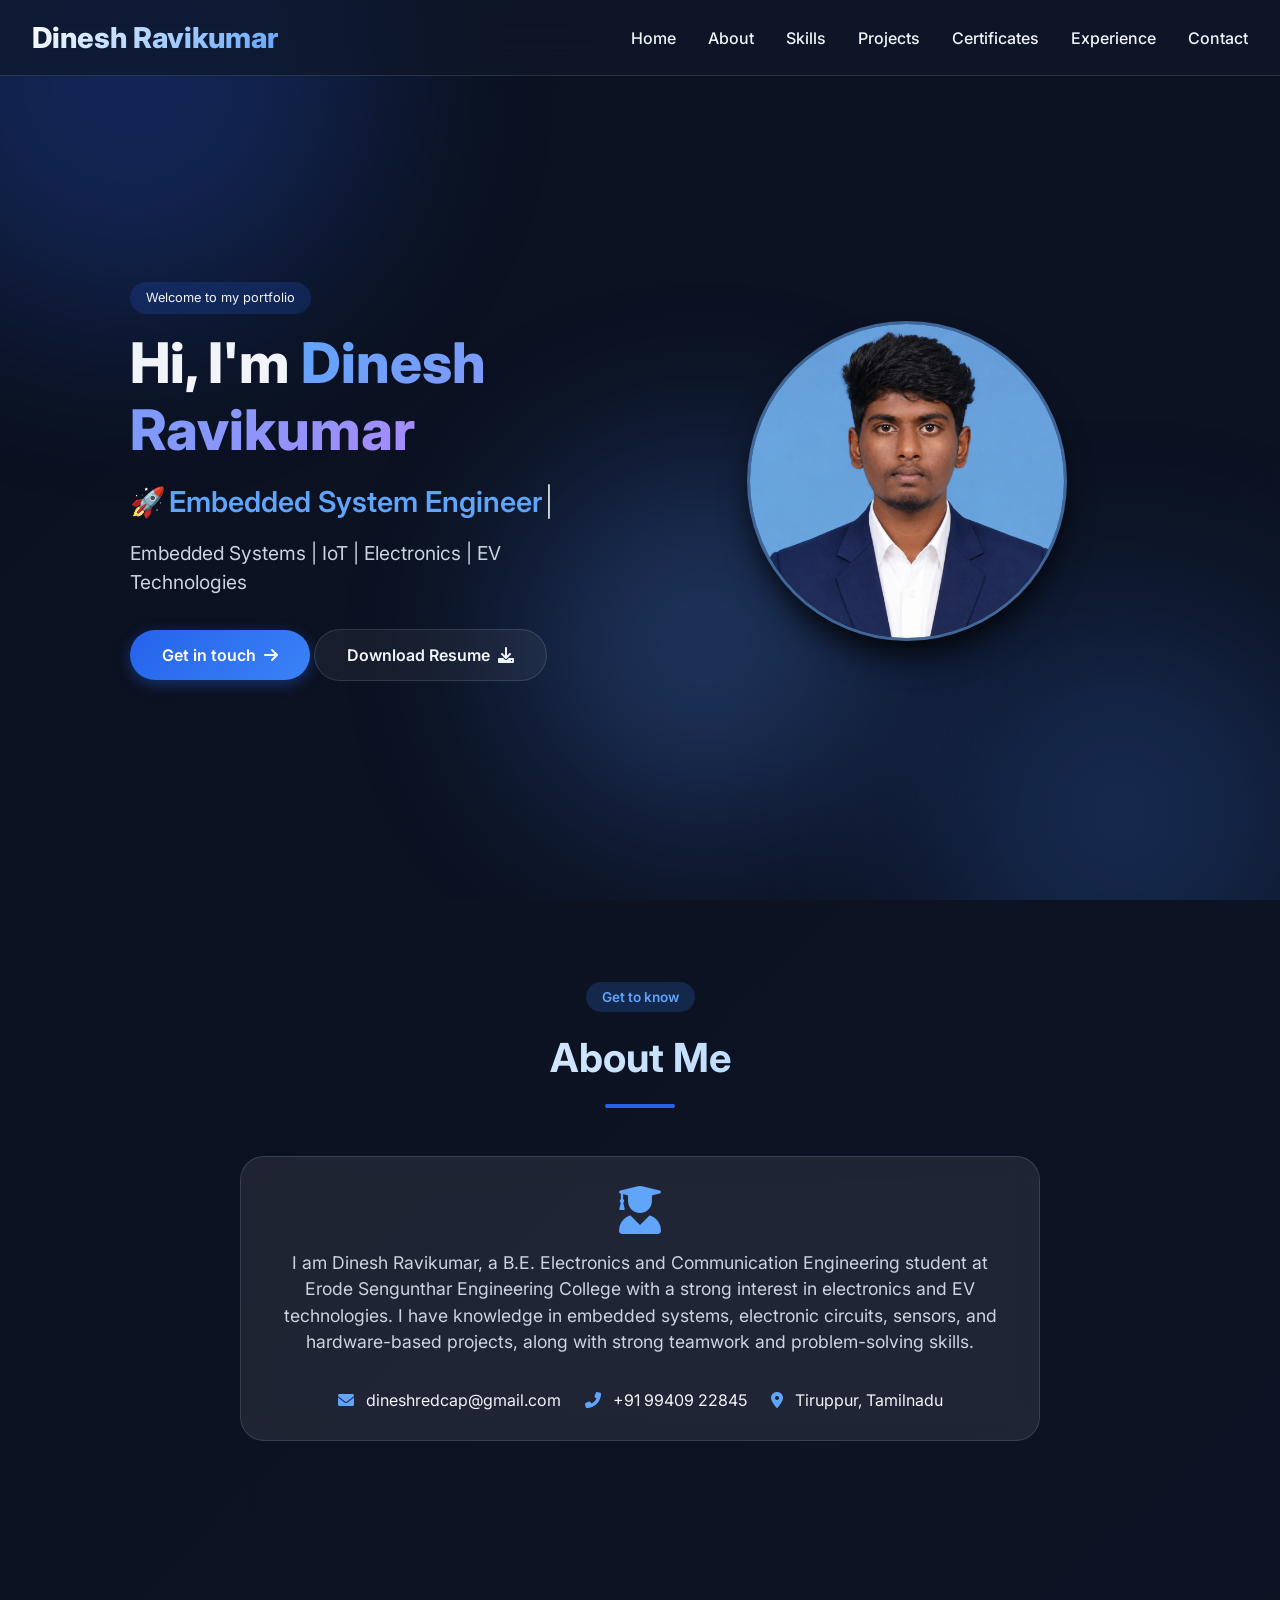
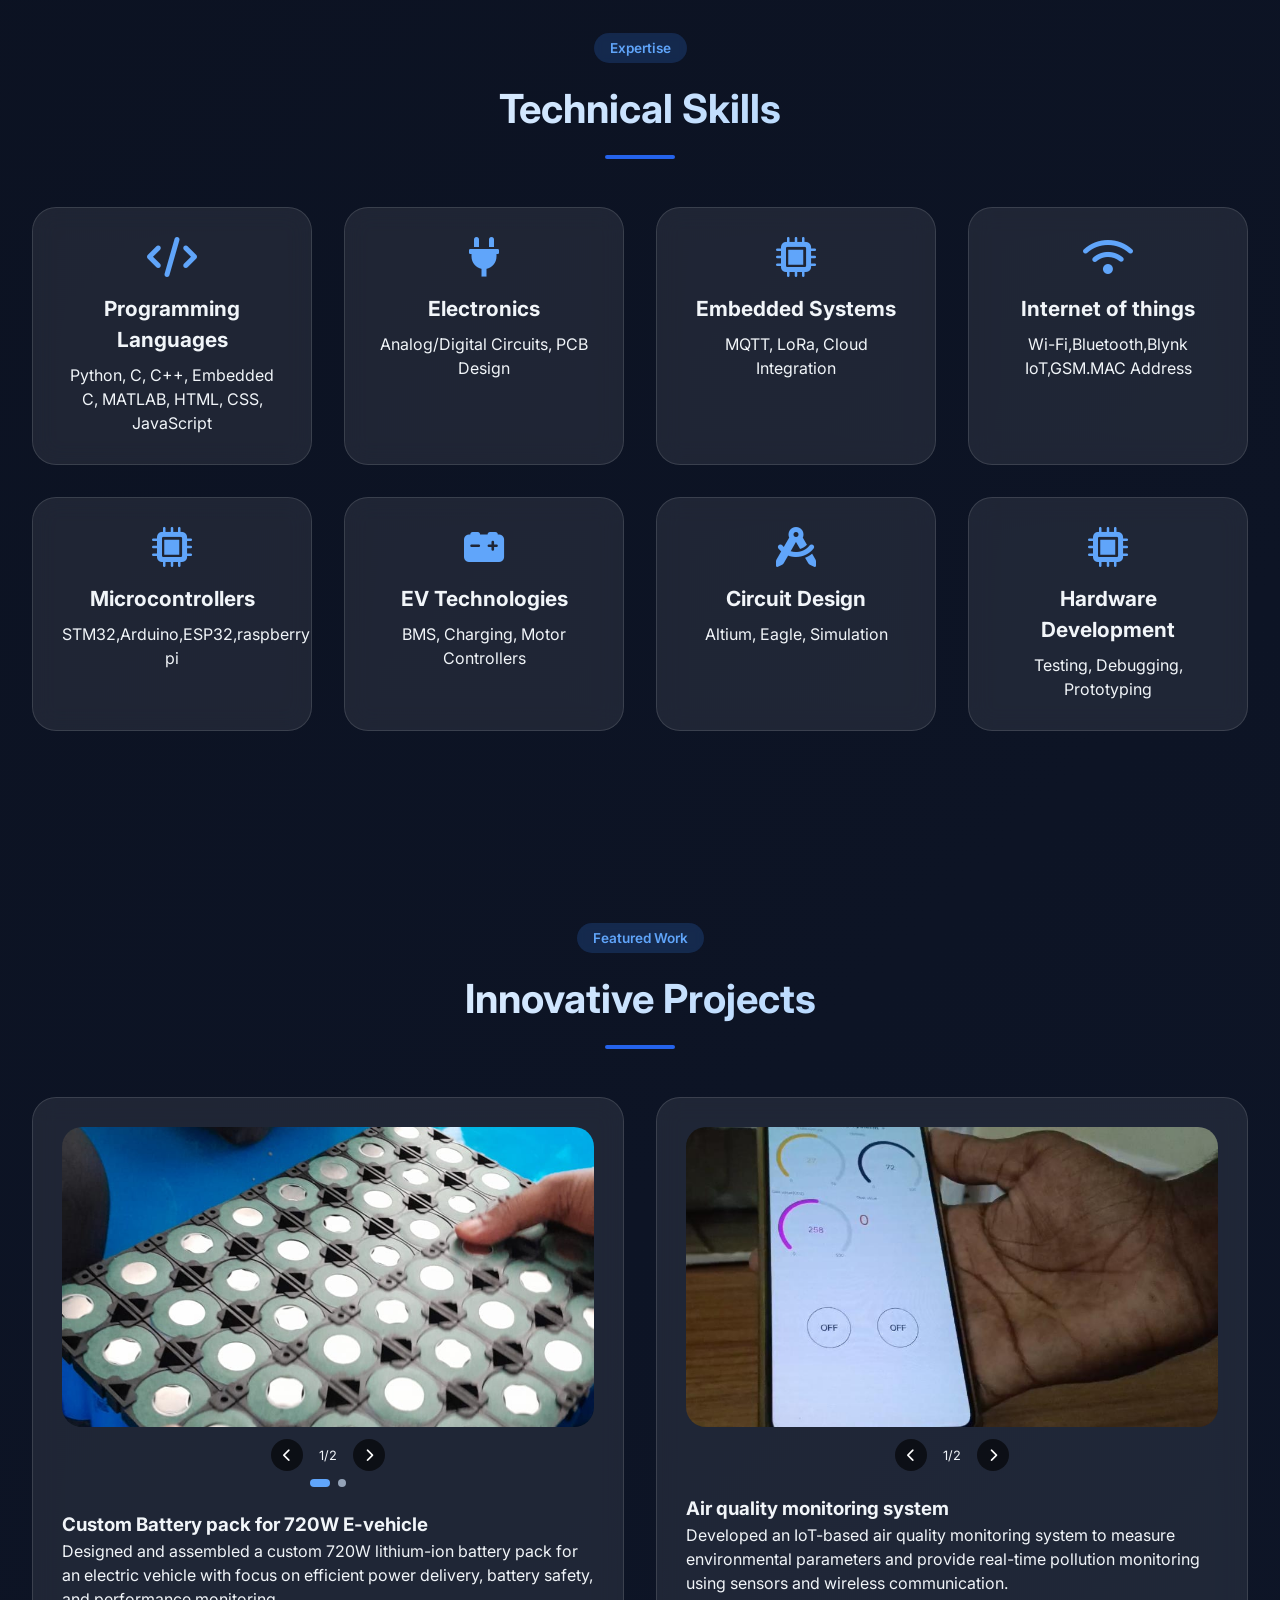
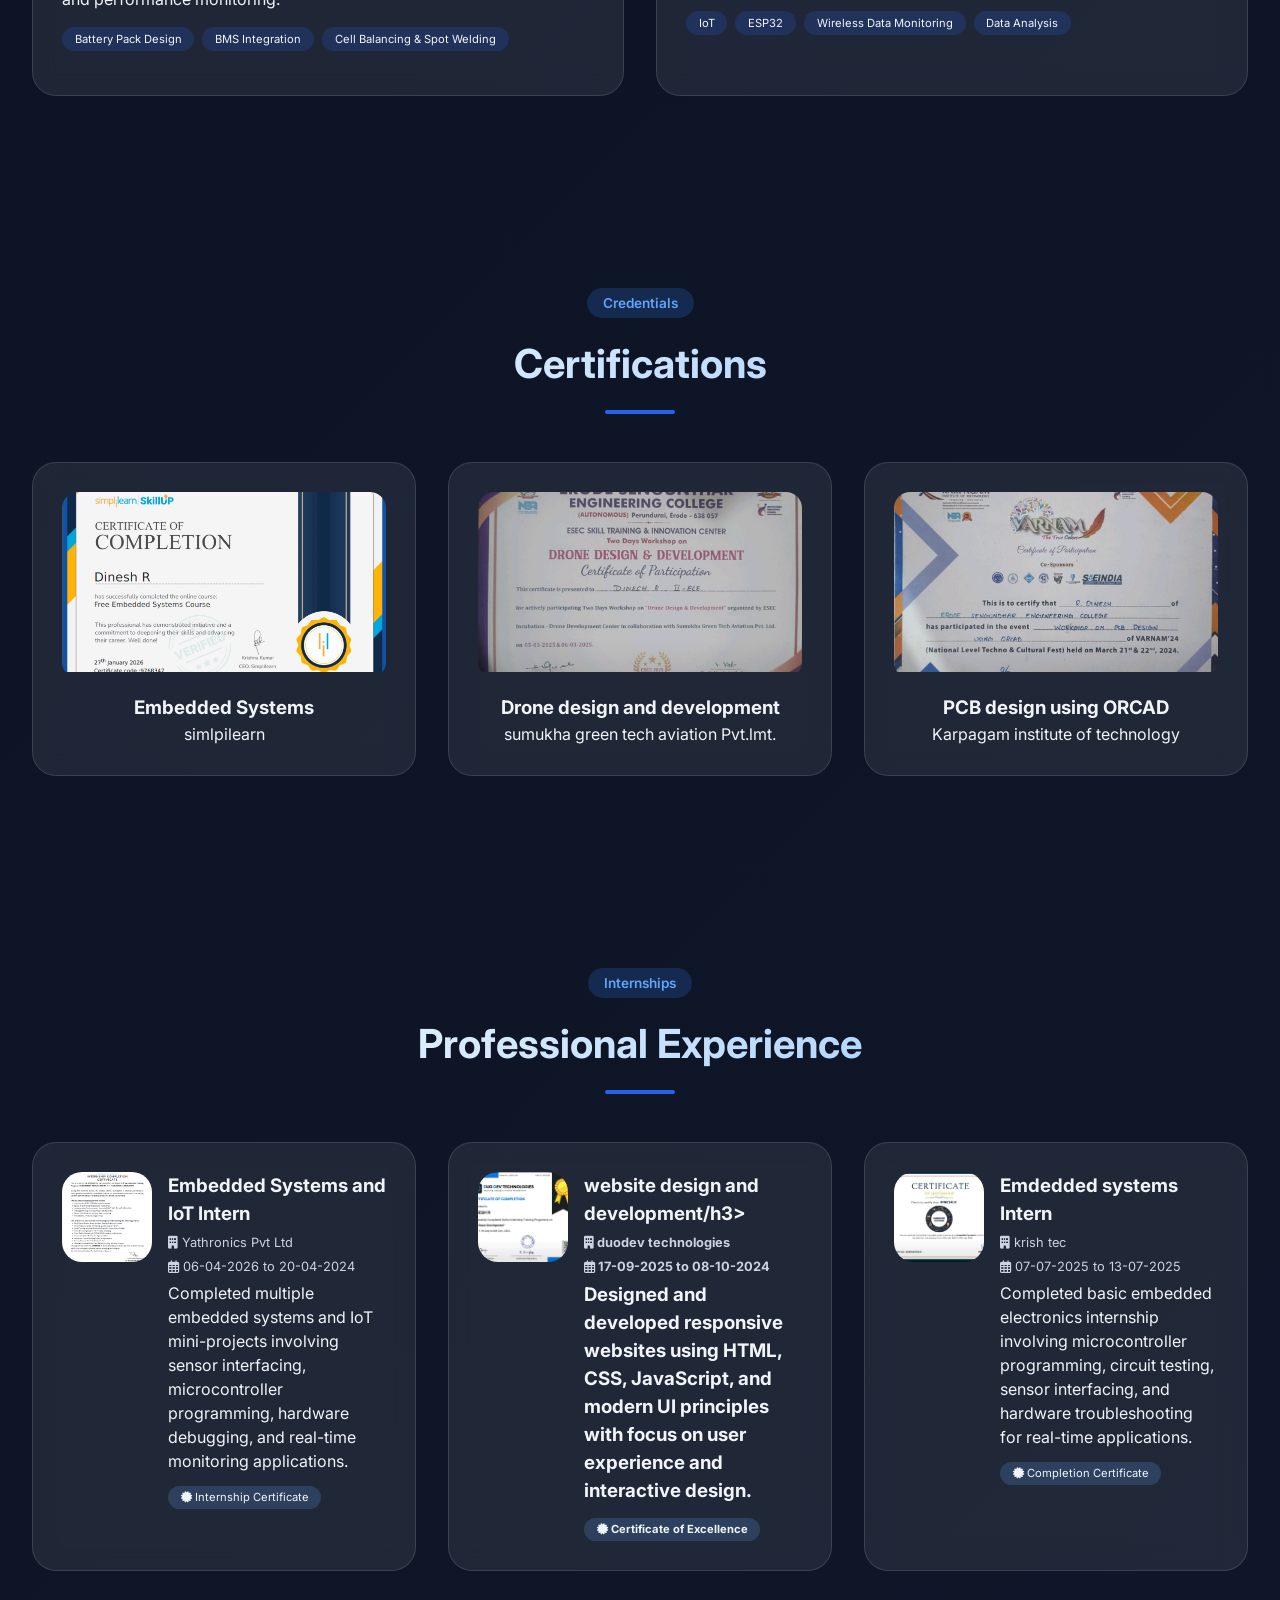
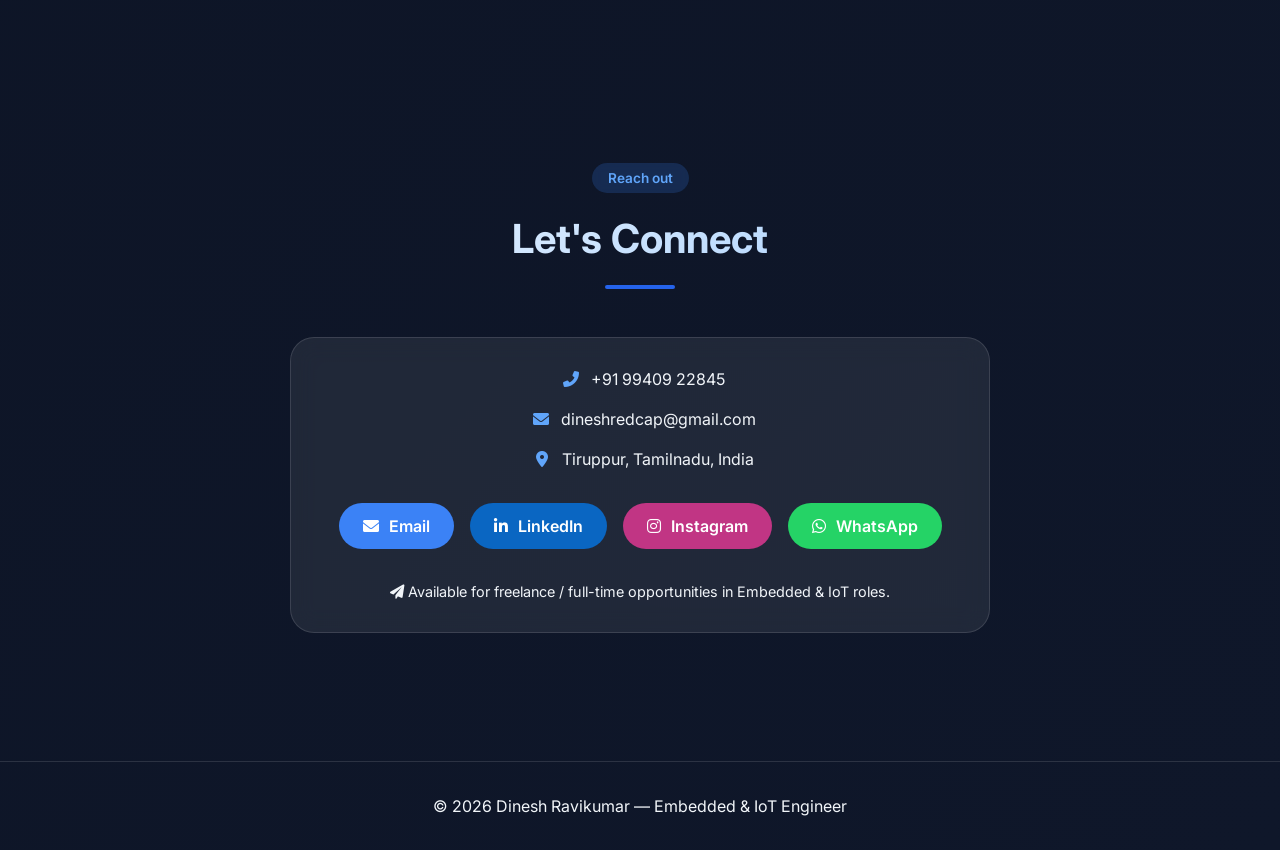
<file: index.html>
<!DOCTYPE html>
<html lang="en">
<head>
  <meta charset="UTF-8">
  <meta name="viewport" content="width=device-width, initial-scale=1.0, user-scalable=yes">
  <title>Dinesh Ravikumar | Embedded System & IoT Engineer</title>
  <!-- Google Fonts + Font Awesome -->
  <link href="https://fonts.googleapis.com/css2?family=Inter:opsz,wght@14..32,300;14..32,400;14..32,600;14..32,700;14..32,800&display=swap" rel="stylesheet">
  <link rel="stylesheet" href="https://cdnjs.cloudflare.com/ajax/libs/font-awesome/6.0.0-beta3/css/all.min.css">
  <!-- Custom CSS (external file reference) -->
  <link rel="stylesheet" href="css/style.css">
</head>
<body>

  <!-- floating background elements (animated) -->
  <div class="floating-bg">
    <div class="gradient-blob blob-1"></div>
    <div class="gradient-blob blob-2"></div>
    <div class="gradient-blob blob-3"></div>
  </div>

  <!-- NAVIGATION -->
  <nav class="glass-nav" id="navbar">
    <div class="nav-container">
      <div class="logo">
        <span class="logo-text">Dinesh Ravikumar<span class="accent"></span></span>
      </div>
      <ul class="nav-links" id="navLinks">
        <li><a href="#home" class="nav-link">Home</a></li>
        <li><a href="#about" class="nav-link">About</a></li>
        <li><a href="#skills" class="nav-link">Skills</a></li>
        <li><a href="#projects" class="nav-link">Projects</a></li>
        <li><a href="#certificates" class="nav-link">Certificates</a></li>
        <li><a href="#experience" class="nav-link">Experience</a></li>
        <li><a href="#contact" class="nav-link">Contact</a></li>
      </ul>
      <div class="hamburger" id="hamburger">
        <i class="fas fa-bars"></i>
      </div>
    </div>
  </nav>

  <main>
    <!-- HOME SECTION -->
    <section id="home" class="section hero-section">
      <div class="hero-container">
        <div class="hero-content">
          <div class="hero-badge">Welcome to my portfolio</div>
          <h1 class="hero-title">Hi, I'm <span class="gradient-text">Dinesh Ravikumar</span></h1>
          <div class="typewriter-wrapper">
            <span class="static-prefix">🚀 </span>
            <span id="typed-role" class="typed-role"></span>
            <span class="cursor-blink">|</span>
          </div>
          <p class="hero-desc">Embedded Systems | IoT | Electronics | EV Technologies</p>
          <div class="hero-buttons">
            <a href="#contact" class="btn-primary">Get in touch <i class="fas fa-arrow-right"></i></a>
            <a href="assets/resume/resume.pdf" class="btn-outline" download>Download Resume <i class="fas fa-download"></i></a>
          </div>
        </div>
        <div class="hero-image">
          <div class="profile-img-wrapper">
            <img src="assets/profile/profile.png" alt="Dinesh Ravikumar profile" id="profile-img" onerror="this.onerror=null; this.src='https://placehold.co/400x400?text=Profile+Photo';">
          </div>
        </div>
      </div>
    </section>

    <!-- ABOUT SECTION -->
    <section id="about" class="section about-section">
      <div class="container">
        <div class="section-header">
          <span class="section-tag">Get to know</span>
          <h2>About Me</h2>
          <div class="header-line"></div>
        </div>
        <div class="about-grid">
          <div class="about-card glass-card">
            <i class="fas fa-user-graduate about-icon"></i>
            <p class="about-text">
              I am Dinesh Ravikumar, a B.E. Electronics and Communication Engineering student at Erode Sengunthar Engineering College with a strong interest in electronics and EV technologies. I have knowledge in embedded systems, electronic circuits, sensors, and hardware-based projects, along with strong teamwork and problem-solving skills.
            </p>
            <div class="about-info">
              <div class="info-item"><i class="fas fa-envelope"></i> dineshredcap@gmail.com</div>
              <div class="info-item"><i class="fas fa-phone-alt"></i> +91 99409 22845</div>
              <div class="info-item"><i class="fas fa-map-marker-alt"></i> Tiruppur, Tamilnadu</div>
            </div>
          </div>
        </div>
      </div>
    </section>

    <!-- SKILLS SECTION -->
    <section id="skills" class="section skills-section">
      <div class="container">
        <div class="section-header">
          <span class="section-tag">Expertise</span>
          <h2>Technical Skills</h2>
          <div class="header-line"></div>
        </div>
        <div class="skills-grid">
          <div class="skill-card glass-card"><i class="fas fa-code"></i><h3>Programming Languages</h3><p>Python, C, C++, Embedded C, MATLAB, HTML, CSS, JavaScript</p></div>
          <div class="skill-card glass-card"><i class="fas fa-plug"></i><h3>Electronics</h3><p>Analog/Digital Circuits, PCB Design</p></div>
          <div class="skill-card glass-card"><i class="fas fa-microchip"></i><h3>Embedded Systems</h3><p>MQTT, LoRa, Cloud Integration</p></div>
          <div class="skill-card glass-card"><i class="fas fa-wifi"></i><h3>Internet of things</h3><p>Wi-Fi,Bluetooth,Blynk IoT,GSM.MAC Address</p></div>
          <div class="skill-card glass-card"><i class="fas fa-microchip"></i><h3>Microcontrollers</h3><p>STM32,Arduino,ESP32,raspberry pi</p></div>
          <div class="skill-card glass-card"><i class="fas fa-car-battery"></i><h3>EV Technologies</h3><p>BMS, Charging, Motor Controllers</p></div>
          <div class="skill-card glass-card"><i class="fas fa-drafting-compass"></i><h3>Circuit Design</h3><p>Altium, Eagle, Simulation</p></div>
          <div class="skill-card glass-card"><i class="fas fa-microchip"></i><h3>Hardware Development</h3><p>Testing, Debugging, Prototyping</p></div>
        </div>
      </div>
    </section>

    <!-- PROJECTS SECTION (2 projects, each with image slider + buttons) -->
<section id="projects" class="section projects-section">
  <div class="container">
    <div class="section-header">
      <span class="section-tag">Featured Work</span>
      <h2>Innovative Projects</h2>
      <div class="header-line"></div>
    </div>
    <div class="projects-grid">
      <!-- Project 1 -->
      <div class="project-card glass-card" data-project="0">
        <div class="project-slider" id="slider-project1">
          <div class="slider-container">
            <img id="project1-img" class="slider-img" src="assets\projects\project1\img1.jpeg" alt="Project 1 image" onerror="this.src='https://placehold.co/600x400/2563eb/white?text=Image+Not+Found'">
          </div>
          <div class="slider-controls">
            <button class="slider-prev" data-project="0"><i class="fas fa-chevron-left"></i></button>
            <span class="slider-counter"><span id="project1-index">1</span>/2</span>
            <button class="slider-next" data-project="0"><i class="fas fa-chevron-right"></i></button>
          </div>
          <div class="slider-dots">
            <span class="dot active-dot" data-img-idx="0"></span>
            <span class="dot" data-img-idx="1"></span>
          </div>
        </div>
        <div class="project-info">
          <h3>Custom Battery pack  for 720W E-vehicle</h3>
          <p>Designed and assembled a custom 720W lithium-ion battery pack for an electric vehicle with focus on efficient power delivery, battery safety, and performance monitoring.</p>
          <div class="tech-stack">
            <span>Battery Pack Design</span>
            <span>BMS Integration</span>
            <span>Cell Balancing & Spot Welding</span>
          </div>
        </div>
      </div>
      
      <!-- Project 2 -->
      <div class="project-card glass-card" data-project="1">
        <div class="project-slider" id="slider-project2">
          <div class="slider-container">
            <img id="project2-img" class="slider-img" src="assets/projects/project2/img1.jpeg" alt="Project 2 image" onerror="this.src='https://placehold.co/600x400/3b82f6/white?text=Image+Not+Found'">
          </div>
          <div class="slider-controls">
            <button class="slider-prev" data-project="1"><i class="fas fa-chevron-left"></i></button>
            <span class="slider-counter"><span id="project2-index">1</span>/2</span>
            <button class="slider-next" data-project="1"><i class="fas fa-chevron-right"></i></button>
          </div>
        </div>
        <div class="project-info">
          <h3>Air quality monitoring system</h3>
          <p>Developed an IoT-based air quality monitoring system to measure environmental parameters and provide real-time pollution monitoring using sensors and wireless communication.</p>
          <div class="tech-stack">
            <span>IoT</span>
            <span>ESP32</span>
            <span>Wireless Data Monitoring</span>
            <span>Data Analysis</span>
          </div>
        </div>
      </div>
    </div>
  </div>
</section>

    <!-- CERTIFICATES SECTION (3 certificates + modal) -->
    <section id="certificates" class="section certificates-section">
      <div class="container">
        <div class="section-header">
          <span class="section-tag">Credentials</span>
          <h2>Certifications</h2>
          <div class="header-line"></div>
        </div>
        <div class="certificates-grid">
          <div class="cert-card glass-card" data-cert-src="assets/certificates/certificate1.png">
            <div class="cert-img-wrapper"><img src="assets\certificates\certificate1.png" alt="Embedded Systems Professional" class="cert-thumb" onerror="this.src='https://placehold.co/300x200?text=Embedded+Cert'"></div>
            <h3>Embedded Systems</h3>
            <p>simlpilearn</p>
          </div>
          <div class="cert-card glass-card" data-cert-src="assets\certificates\certificate2.jpeg">
            <div class="cert-img-wrapper"><img src="assets\certificates\certificate2.jpeg" alt="IoT Foundation" class="cert-thumb" onerror="this.src='https://placehold.co/300x200?text=IoT+Cert'"></div>
            <h3>Drone design and development</h3>
            <p>sumukha green tech aviation Pvt.lmt.</p>
          </div>
          <div class="cert-card glass-card" data-cert-src="assets\certificates\certificate3.jpeg">
            <div class="cert-img-wrapper"><img src="assets\certificates\certificate3.jpeg" alt="Advanced Sensor Technologies" class="cert-thumb" onerror="this.src='https://placehold.co/300x200?text=Sensor+Tech'"></div>
            <h3>PCB design using ORCAD</h3>
            <p>Karpagam institute of technology</p>
          </div>
        </div>
      </div>
      <!-- Lightbox Modal -->
      <div id="certModal" class="modal">
        <span class="modal-close"><i class="fas fa-times-circle"></i></span>
        <img class="modal-content" id="modalImage">
        <div class="modal-caption" id="modalCaption"></div>
      </div>
    </section>

    <!-- EXPERIENCE SECTION (3 internships with cert images) -->
   <!-- EXPERIENCE SECTION -->
<section id="experience" class="section experience-section">
  <div class="container">

    <div class="section-header">
      <span class="section-tag">Internships</span>
      <h2>Professional Experience</h2>
      <div class="header-line"></div>
    </div>

    <div class="experience-grid">

      <!-- Experience 1 -->
      <div class="exp-card glass-card"
           data-cert-src="assets/experience/internship1.png">

        <div class="exp-img">
          <img src="assets/experience/internship1.png"
               alt="Embedded Intern Certificate"
               onerror="this.src='https://placehold.co/150x150?text=Embedded+Intern'">
        </div>

        <div class="exp-details">

          <h3>Embedded Systems and IoT Intern</h3>

          <p class="exp-company">
            <i class="fas fa-building"></i>
            Yathronics Pvt Ltd
          </p>

          <p class="exp-duration">
            <i class="far fa-calendar-alt"></i>
            06-04-2026 to 20-04-2024
          </p>

          <p>
            Completed multiple embedded systems and IoT mini-projects
            involving sensor interfacing, microcontroller programming,
            hardware debugging, and real-time monitoring applications.
          </p>

          <div class="exp-cert-badge">
            <i class="fas fa-certificate"></i>
            Internship Certificate
          </div>

        </div>
      </div>

      <!-- Experience 2 -->
      <div class="exp-card glass-card"
           data-cert-src="assets/experience/internship2.jpeg">

        <div class="exp-img">
          <img src="assets/experience/internship2.jpeg"
               alt="IoT Intern Certificate"
               onerror="this.src='https://placehold.co/150x150?text=IoT+Intern'">
        </div>

        <div class="exp-details">

          <h3>website design and development/h3>

          <p class="exp-company">
            <i class="fas fa-building"></i>
            duodev technologies
          </p>

          <p class="exp-duration">
            <i class="far fa-calendar-alt"></i>
            17-09-2025 to 08-10-2024
          </p>

          <p>
            Designed and developed responsive websites using HTML, CSS, JavaScript, and modern UI principles with focus on user experience and interactive design.
          </p>

          <div class="exp-cert-badge">
            <i class="fas fa-certificate"></i>
            Certificate of Excellence
          </div>

        </div>
      </div>

      <!-- Experience 3 -->
      <div class="exp-card glass-card"
           data-cert-src="assets/experience/internship3.jpeg">

        <div class="exp-img">
          <img src="assets/experience/internship3.jpeg"
               alt="EV R&D Intern"
               onerror="this.src='https://placehold.co/150x150?text=EV+Intern'">
        </div>

        <div class="exp-details">

          <h3>Emdedded systems Intern</h3>

          <p class="exp-company">
            <i class="fas fa-building"></i>
            krish tec
          </p>

          <p class="exp-duration">
            <i class="far fa-calendar-alt"></i>
            07-07-2025 to 13-07-2025
          </p>

          <p>
            Completed basic embedded electronics internship involving microcontroller programming, circuit testing, sensor interfacing, and hardware troubleshooting for real-time applications.
          </p>

          <div class="exp-cert-badge">
            <i class="fas fa-certificate"></i>
            Completion Certificate
          </div>

        </div>
      </div>

    </div>
  </div>
</section>

    <!-- CONTACT SECTION -->
    <section id="contact" class="section contact-section">
      <div class="container">
        <div class="section-header">
          <span class="section-tag">Reach out</span>
          <h2>Let's Connect</h2>
          <div class="header-line"></div>
        </div>
        <div class="contact-wrapper glass-card">
          <div class="contact-info">
            <div class="contact-detail"><i class="fas fa-phone-alt"></i> <span>+91 99409 22845</span></div>
            <div class="contact-detail"><i class="fas fa-envelope"></i> <span>dineshredcap@gmail.com</span></div>
            <div class="contact-detail"><i class="fas fa-map-marker-alt"></i> <span>Tiruppur, Tamilnadu, India</span></div>
          </div>
          <div class="social-buttons">
            <a href="mailto:dineshredcap@gmail.com" class="social-btn email"><i class="fas fa-envelope"></i> Email</a>
            <a href="https://www.linkedin.com/in/dinesh-ravikumar" target="_blank" class="social-btn linkedin"><i class="fab fa-linkedin-in"></i> LinkedIn</a>
            <a href="https://www.instagram.com/redcap_off" target="_blank" class="social-btn instagram"><i class="fab fa-instagram"></i> Instagram</a>
            <a href="https://wa.me/919940922845" target="_blank" class="social-btn whatsapp"><i class="fab fa-whatsapp"></i> WhatsApp</a>
          </div>
          <div class="contact-note">
            <p><i class="fas fa-paper-plane"></i> Available for freelance / full-time opportunities in Embedded & IoT roles.</p>
          </div>
        </div>
      </div>
    </section>

    <footer class="footer">
      <p>© 2026 Dinesh Ravikumar — Embedded & IoT Engineer </p>
    </footer>
  </main>

  <script src="main.js"></script>
</body>
</html>
</file>
<file: css/style.css>
/* style.css - Modern Portfolio with Glassmorphism & Animations */
:root {
  --primary: #2563eb;
  --primary-dark: #1e40af;
  --secondary: #3b82f6;
  --accent: #60a5fa;
  --bg-dark: #0f172a;
  --glass-bg: rgba(255, 255, 255, 0.08);
  --glass-border: rgba(255, 255, 255, 0.12);
  --text-light: #f1f5f9;
  --text-muted: #cbd5e1;
  --card-shadow: 0 25px 45px -12px rgba(0, 0, 0, 0.3);
}

* {
  margin: 0;
  padding: 0;
  box-sizing: border-box;
}

body {
  font-family: 'Inter', sans-serif;
  background: linear-gradient(135deg, #0b1120 0%, #0f172a 100%);
  color: var(--text-light);
  line-height: 1.5;
  overflow-x: hidden;
}

/* floating animated blobs */
.floating-bg {
  position: fixed;
  top: 0;
  left: 0;
  width: 100%;
  height: 100%;
  z-index: -2;
  overflow: hidden;
}

.gradient-blob {
  position: absolute;
  border-radius: 50%;
  filter: blur(90px);
  opacity: 0.3;
  animation: float 20s infinite alternate ease-in-out;
}

.blob-1 {
  width: 40vw;
  height: 40vw;
  background: radial-gradient(circle, #2563eb, #1e3a8a);
  top: -20vh;
  left: -10vw;
}

.blob-2 {
  width: 35vw;
  height: 35vw;
  background: radial-gradient(circle, #3b82f6, #0f172a);
  bottom: -15vh;
  right: -5vw;
  animation-duration: 25s;
}

.blob-3 {
  width: 30vw;
  height: 30vw;
  background: radial-gradient(circle, #60a5fa, #1e40af);
  top: 50%;
  left: 40%;
  animation-duration: 18s;
}

@keyframes float {
  0% { transform: translate(0, 0) scale(1); }
  100% { transform: translate(5%, 5%) scale(1.05); }
}

/* glass navigation */
.glass-nav {
  position: sticky;
  top: 0;
  backdrop-filter: blur(16px);
  background: rgba(15, 23, 42, 0.7);
  border-bottom: 1px solid var(--glass-border);
  z-index: 1000;
  padding: 1rem 0;
}

.nav-container {
  max-width: 1280px;
  margin: 0 auto;
  display: flex;
  justify-content: space-between;
  align-items: center;
  padding: 0 2rem;
}

.logo-text {
  font-size: 1.8rem;
  font-weight: 800;
  background: linear-gradient(135deg, #fff, #60a5fa);
  -webkit-background-clip: text;
  background-clip: text;
  color: transparent;
}

.accent {
  color: var(--accent);
  background: none;
}

.nav-links {
  display: flex;
  gap: 2rem;
  list-style: none;
}

.nav-link {
  color: var(--text-light);
  text-decoration: none;
  font-weight: 500;
  transition: 0.3s;
  position: relative;
}

.nav-link:hover {
  color: var(--accent);
}

.hamburger {
  display: none;
  font-size: 1.8rem;
  cursor: pointer;
}

/* sections */
.section {
  padding: 6rem 2rem;
}

.container {
  max-width: 1280px;
  margin: 0 auto;
}

.section-header {
  text-align: center;
  margin-bottom: 3rem;
}

.section-tag {
  background: rgba(59, 130, 246, 0.2);
  padding: 0.3rem 1rem;
  border-radius: 40px;
  font-size: 0.85rem;
  font-weight: 600;
  color: var(--accent);
  display: inline-block;
  margin-bottom: 1rem;
  backdrop-filter: blur(4px);
}

.section-header h2 {
  font-size: 2.5rem;
  font-weight: 700;
  background: linear-gradient(135deg, #fff, #93c5fd);
  -webkit-background-clip: text;
  background-clip: text;
  color: transparent;
}

.header-line {
  width: 70px;
  height: 4px;
  background: var(--primary);
  margin: 1rem auto 0;
  border-radius: 4px;
}

/* hero */
.hero-section {
  min-height: 90vh;
  display: flex;
  align-items: center;
}

.hero-container {
  max-width: 1280px;
  margin: 0 auto;
  display: flex;
  align-items: center;
  justify-content: space-between;
  gap: 3rem;
  flex-wrap: wrap;
}

.hero-content {
  flex: 1;
}

.hero-badge {
  background: rgba(37, 99, 235, 0.2);
  display: inline-block;
  padding: 0.4rem 1rem;
  border-radius: 40px;
  font-size: 0.8rem;
  margin-bottom: 1rem;
}

.hero-title {
  font-size: 3.5rem;
  font-weight: 800;
  line-height: 1.2;
  margin-bottom: 1rem;
}

.gradient-text {
  background: linear-gradient(135deg, #60a5fa, #a78bfa);
  -webkit-background-clip: text;
  background-clip: text;
  color: transparent;
}

.typewriter-wrapper {
  font-size: 1.8rem;
  margin: 1rem 0;
  display: flex;
  align-items: center;
  gap: 0.2rem;
  flex-wrap: wrap;
}

.static-prefix {
  font-weight: 500;
}

.typed-role {
  color: var(--accent);
  font-weight: 600;
}

.cursor-blink {
  animation: blink 1s step-end infinite;
  font-weight: 300;
}

@keyframes blink {
  0%, 100% { opacity: 1; }
  50% { opacity: 0; }
}

.hero-desc {
  font-size: 1.2rem;
  color: var(--text-muted);
  margin-bottom: 2rem;
}

.btn-primary, .btn-outline {
  display: inline-flex;
  align-items: center;
  gap: 0.5rem;
  padding: 0.8rem 2rem;
  border-radius: 40px;
  font-weight: 600;
  text-decoration: none;
  transition: 0.3s;
}

.btn-primary {
  background: linear-gradient(135deg, var(--primary), var(--secondary));
  color: white;
  box-shadow: 0 4px 14px rgba(37, 99, 235, 0.4);
}

.btn-primary:hover {
  transform: translateY(-3px);
  box-shadow: 0 8px 20px rgba(37, 99, 235, 0.5);
}

.btn-outline {
  border: 1px solid var(--glass-border);
  color: var(--text-light);
  background: rgba(255,255,255,0.05);
}

.btn-outline:hover {
  background: rgba(37, 99, 235, 0.2);
  border-color: var(--primary);
}

.hero-image {
  flex: 1;
  display: flex;
  justify-content: center;
}

.profile-img-wrapper {
  width: 320px;
  height: 320px;
  border-radius: 50%;
  overflow: hidden;
  border: 3px solid rgba(96, 165, 250, 0.5);
  box-shadow: 0 20px 35px -10px black;
  background: #1e293b;
}

.profile-img-wrapper img {
  width: 100%;
  height: 100%;
  object-fit: cover;
}

/* glass cards */
.glass-card {
  background: var(--glass-bg);
  backdrop-filter: blur(12px);
  border: 1px solid var(--glass-border);
  border-radius: 24px;
  padding: 1.8rem;
  transition: all 0.3s ease;
}

.glass-card:hover {
  transform: translateY(-6px);
  border-color: rgba(96, 165, 250, 0.5);
  box-shadow: var(--card-shadow);
}

/* about */
.about-grid {
  display: flex;
  justify-content: center;
}

.about-card {
  max-width: 800px;
  text-align: center;
}

.about-icon {
  font-size: 3rem;
  color: var(--accent);
  margin-bottom: 1rem;
}

.about-text {
  font-size: 1.1rem;
  margin-bottom: 2rem;
  color: var(--text-muted);
}

.about-info {
  display: flex;
  flex-wrap: wrap;
  justify-content: center;
  gap: 1.5rem;
}

.info-item i {
  margin-right: 8px;
  color: var(--accent);
}

/* skills grid */
.skills-grid {
  display: grid;
  grid-template-columns: repeat(auto-fit, minmax(240px, 1fr));
  gap: 2rem;
}

.skill-card {
  text-align: center;
}

.skill-card i {
  font-size: 2.5rem;
  color: var(--accent);
  margin-bottom: 1rem;
}

.skill-card h3 {
  font-size: 1.3rem;
  margin-bottom: 0.5rem;
}

/* projects */
.projects-grid {
  display: grid;
  grid-template-columns: repeat(auto-fit, minmax(360px, 1fr));
  gap: 2rem;
}

.project-slider {
  margin-bottom: 1.5rem;
  position: relative;
}

.slider-container {
  border-radius: 20px;
  overflow: hidden;
  aspect-ratio: 16 / 9;
}

.slider-img {
  width: 100%;
  height: 100%;
  object-fit: cover;
  transition: transform 0.2s;
}

.slider-controls {
  display: flex;
  justify-content: center;
  align-items: center;
  gap: 1rem;
  margin-top: 0.8rem;
}

.slider-prev, .slider-next {
  background: rgba(0,0,0,0.6);
  border: none;
  color: white;
  width: 32px;
  height: 32px;
  border-radius: 50%;
  cursor: pointer;
  transition: 0.2s;
}

.slider-prev:hover, .slider-next:hover {
  background: var(--primary);
}

.slider-counter {
  font-size: 0.8rem;
}

.slider-dots {
  display: flex;
  justify-content: center;
  gap: 8px;
  margin-top: 8px;
}

.dot {
  width: 8px;
  height: 8px;
  background: #94a3b8;
  border-radius: 50%;
  cursor: pointer;
}

.dot.active-dot {
  background: var(--accent);
  width: 20px;
  border-radius: 4px;
}

.tech-stack {
  display: flex;
  flex-wrap: wrap;
  gap: 0.5rem;
  margin: 1rem 0;
}

.tech-stack span {
  background: rgba(37, 99, 235, 0.2);
  padding: 0.2rem 0.8rem;
  border-radius: 20px;
  font-size: 0.7rem;
}

.project-buttons {
  display: flex;
  gap: 1rem;
}

.btn-sm, .btn-sm-outline {
  padding: 0.4rem 1.2rem;
  border-radius: 30px;
  text-decoration: none;
  font-size: 0.8rem;
  font-weight: 600;
}

.btn-sm {
  background: var(--primary);
  color: white;
}

.btn-sm-outline {
  border: 1px solid var(--glass-border);
  color: var(--text-light);
}

/* certificates grid */
.certificates-grid {
  display: grid;
  grid-template-columns: repeat(auto-fit, minmax(260px, 1fr));
  gap: 2rem;
}

.cert-card {
  cursor: pointer;
  text-align: center;
  transition: 0.2s;
}

.cert-img-wrapper {
  overflow: hidden;
  border-radius: 16px;
  margin-bottom: 1rem;
}

.cert-thumb {
  width: 100%;
  height: 180px;
  object-fit: cover;
  transition: transform 0.3s;
}

.cert-card:hover .cert-thumb {
  transform: scale(1.03);
}

/* modal */
.modal {
  display: none;
  position: fixed;
  z-index: 2000;
  left: 0;
  top: 0;
  width: 100%;
  height: 100%;
  background-color: rgba(0,0,0,0.9);
  backdrop-filter: blur(8px);
  align-items: center;
  justify-content: center;
}

.modal-content {
  max-width: 85%;
  max-height: 85%;
  border-radius: 20px;
  box-shadow: 0 0 30px rgba(0,0,0,0.5);
}

.modal-close {
  position: absolute;
  top: 30px;
  right: 40px;
  color: white;
  font-size: 2.5rem;
  cursor: pointer;
  transition: 0.2s;
}

.modal-caption {
  text-align: center;
  color: white;
  margin-top: 1rem;
  font-weight: 500;
}

/* experience */
.experience-grid {
  display: grid;
  grid-template-columns: repeat(auto-fit, minmax(320px, 1fr));
  gap: 2rem;
}

.exp-card {
  display: flex;
  gap: 1rem;
  flex-wrap: wrap;
}

.exp-img {
  width: 90px;
  height: 90px;
  border-radius: 20px;
  overflow: hidden;
}

.exp-img img {
  width: 100%;
  height: 100%;
  object-fit: cover;
}

.exp-details {
  flex: 1;
}

.exp-company, .exp-duration {
  font-size: 0.8rem;
  color: var(--text-muted);
  margin: 0.3rem 0;
}

.exp-cert-badge {
  background: rgba(96, 165, 250, 0.2);
  display: inline-block;
  padding: 0.2rem 0.8rem;
  border-radius: 30px;
  font-size: 0.7rem;
  margin-top: 0.8rem;
}

/* contact */
.contact-wrapper {
  max-width: 700px;
  margin: 0 auto;
  text-align: center;
}

.contact-info {
  display: flex;
  flex-direction: column;
  gap: 1rem;
  margin-bottom: 2rem;
}

.contact-detail i {
  width: 32px;
  color: var(--accent);
}

.social-buttons {
  display: flex;
  flex-wrap: wrap;
  justify-content: center;
  gap: 1rem;
  margin-bottom: 2rem;
}

.social-btn {
  padding: 0.7rem 1.5rem;
  border-radius: 40px;
  text-decoration: none;
  font-weight: 600;
  transition: 0.2s;
  display: inline-flex;
  align-items: center;
  gap: 10px;
}

.social-btn.email { background: #3b82f6; color: white; }
.social-btn.linkedin { background: #0a66c2; color: white; }
.social-btn.instagram { background: #c13584; color: white; }
.social-btn.whatsapp { background: #25D366; color: white; }

.contact-note {
  margin-top: 1rem;
  font-size: 0.9rem;
}

.footer {
  text-align: center;
  padding: 2rem;
  border-top: 1px solid var(--glass-border);
  margin-top: 2rem;
}

/* responsive */
@media (max-width: 768px) {
  .nav-links {
    position: fixed;
    top: 70px;
    left: -100%;
    flex-direction: column;
    background: rgba(15, 23, 42, 0.95);
    backdrop-filter: blur(20px);
    width: 70%;
    height: calc(100vh - 70px);
    padding: 2rem;
    transition: 0.3s;
    gap: 2rem;
    border-right: 1px solid var(--glass-border);
  }
  .nav-links.active {
    left: 0;
  }
  .hamburger {
    display: block;
  }
  .hero-title {
    font-size: 2.2rem;
  }
  .typewriter-wrapper {
    font-size: 1.3rem;
  }
  .profile-img-wrapper {
    width: 220px;
    height: 220px;
  }
  .section {
    padding: 4rem 1rem;
  }
}
</file>
